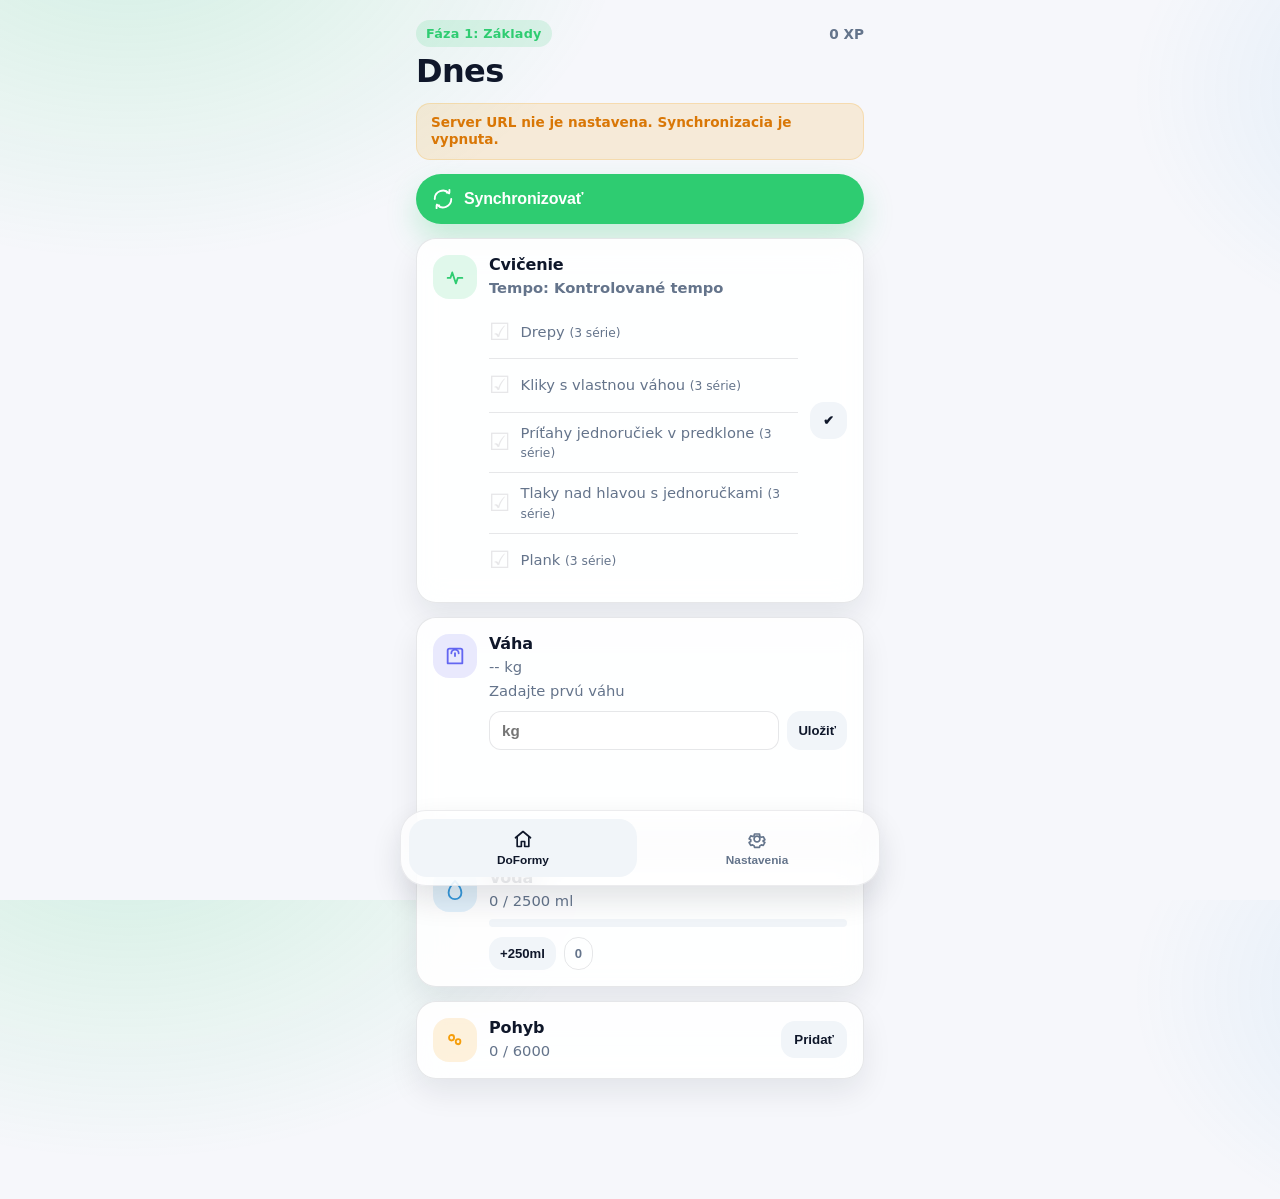
<file: mobile/index.html>
<!DOCTYPE html>
<html lang="sk">
<head>
    <meta charset="UTF-8">
    <meta name="viewport" content="width=device-width, initial-scale=1.0, maximum-scale=1.0, user-scalable=no, viewport-fit=cover">
    <title>DoFormy - Vnímavý pohyb</title>
    <link rel="stylesheet" href="style.css">
    <link rel="manifest" href="manifest.json">
    <meta name="theme-color" content="#2ECC71">
    <meta name="apple-mobile-web-app-capable" content="yes">
    <meta name="apple-mobile-web-app-title" content="DoFormy">
    <meta name="apple-mobile-web-app-status-bar-style" content="black-translucent">
    <link rel="apple-touch-icon" sizes="180x180" href="../assets/apple-touch-icon.png">
    <link rel="icon" type="image/png" sizes="192x192" href="../assets/icon-192.png">
    <!-- chart.js is intentionally not loaded on mobile for faster cold start -->
</head>
<body>
    <svg xmlns="http://www.w3.org/2000/svg" style="position:absolute;width:0;height:0;overflow:hidden" aria-hidden="true" focusable="false">
        <symbol id="i-home" viewBox="0 0 24 24">
            <path d="M3 10.5 12 3l9 7.5" />
            <path d="M5 10v11h5v-6h4v6h5V10" />
        </symbol>
        <symbol id="i-settings" viewBox="0 0 24 24">
            <path d="M12 15.5a3.5 3.5 0 1 0 0-7 3.5 3.5 0 0 0 0 7z" />
            <path d="M19.4 15a8 8 0 0 0 .1-1l2-1.2-2-3.5-2.3.6a7.3 7.3 0 0 0-1.7-1L15 6h-6l-.5 2a7.3 7.3 0 0 0-1.7 1L4.5 8.3l-2 3.5 2 1.2a8 8 0 0 0 .1 1 8 8 0 0 0-.1 1l-2 1.2 2 3.5 2.3-.6a7.3 7.3 0 0 0 1.7 1L9 22h6l.5-2a7.3 7.3 0 0 0 1.7-1l2.3.6 2-3.5-2-1.2a8 8 0 0 0-.1-1z" />
        </symbol>
        <symbol id="i-sync" viewBox="0 0 24 24">
            <path d="M21 12a9 9 0 0 1-15.7 6.1" />
            <path d="M3 12a9 9 0 0 1 15.7-6.1" />
            <path d="M16 5h3V2" />
            <path d="M8 19H5v3" />
        </symbol>
        <symbol id="i-activity" viewBox="0 0 24 24">
            <path d="M4 13h3l2-6 4 12 2-6h5" />
        </symbol>
        <symbol id="i-scale" viewBox="0 0 24 24">
            <path d="M6 4h12a2 2 0 0 1 2 2v14H4V6a2 2 0 0 1 2-2z" />
            <path d="M8 9a4 4 0 0 1 8 0" />
            <path d="M12 9v3" />
        </symbol>
        <symbol id="i-droplet" viewBox="0 0 24 24">
            <path d="M12 2s7 7.4 7 13a7 7 0 0 1-14 0c0-5.6 7-13 7-13z" />
        </symbol>
        <symbol id="i-footsteps" viewBox="0 0 24 24">
            <path d="M8.5 6.5c1.4 0 2.5 1.2 2.5 2.8 0 1.9-1.2 3.2-2.8 3.2-1.6 0-2.7-1.3-2.7-3.1 0-1.7 1.2-2.9 3-2.9z" />
            <path d="M15.5 11c1.3 0 2.4 1.1 2.4 2.6 0 1.8-1.1 3-2.6 3-1.5 0-2.5-1.2-2.5-2.9 0-1.6 1.1-2.7 2.7-2.7z" />
        </symbol>
        <symbol id="i-leaf" viewBox="0 0 24 24">
            <path d="M20 4c-7 0-12 4-12 12 0 2.5 1 4.5 2.5 6C18 22 22 17 22 10c0-2.5-1-4.5-2-6z" />
            <path d="M9 15c3-1 6-4 7-7" />
        </symbol>
    </svg>

    <div id="do-app">
        <header>
            <div class="user-info">
                <span id="user-level" class="badge">Fáza 1</span>
                <span id="user-exp">0 XP</span>
            </div>
            <h1>Dnes</h1>
        </header>

        <div id="sync-status-bar" class="sync-status-bar" style="display: none;"></div>

        <button id="btn-sync" class="btn-sync" type="button">
            <span class="btn-sync-main">
                <svg class="icon" viewBox="0 0 24 24" aria-hidden="true">
                    <use href="#i-sync" xlink:href="#i-sync"></use>
                </svg>
                <span class="btn-sync-label">Synchronizovať</span>
            </span>
            <span class="btn-sync-spinner" aria-hidden="true"></span>
        </button>

        <main id="cards-container">
            <div id="card-workout" class="do-card">
                <div class="icon-badge badge-workout" aria-hidden="true">
                    <svg class="icon" viewBox="0 0 24 24">
                        <use href="#i-activity" xlink:href="#i-activity"></use>
                    </svg>
                </div>
                <div class="card-body">
                    <h3>Cvičenie</h3>
                    <p id="workout-desc">Dnes je deň oddychu.</p>
                </div>
                <button id="btn-workout" class="btn-do">Hotovo</button>
            </div>

            <div id="card-weight" class="do-card">
                <div class="icon-badge badge-weight" aria-hidden="true">
                    <svg class="icon" viewBox="0 0 24 24">
                        <use href="#i-scale" xlink:href="#i-scale"></use>
                    </svg>
                </div>
                <div class="card-body">
                    <h3>Váha</h3>
                    <p id="weight-val">-- kg</p>
                    <p id="weight-change" class="weight-change"></p>
                    <div class="weight-input-row">
                        <input type="number" id="weight-input" placeholder="kg" step="0.1" class="weight-input">
                        <button id="btn-weight-save" class="btn-do btn-small">Uložiť</button>
                    </div>
                    <div class="weight-chart-container">
                        <canvas id="weight-chart"></canvas>
                    </div>
                </div>
            </div>

            <div id="card-water" class="do-card">
                <div class="icon-badge badge-water" aria-hidden="true">
                    <svg class="icon" viewBox="0 0 24 24">
                        <use href="#i-droplet" xlink:href="#i-droplet"></use>
                    </svg>
                </div>
                <div class="card-body">
                    <h3>Voda</h3>
                    <p id="water-val">0 / 2500 ml</p>
                    <div class="water-progress">
                        <div id="water-fill" class="water-fill"></div>
                    </div>
                    <div class="water-buttons">
                        <button id="btn-water-add" class="btn-do btn-small">+250ml</button>
                        <button id="btn-water-reset" class="btn-do btn-small btn-outline">0</button>
                    </div>
                </div>
            </div>

            <div id="card-steps" class="do-card">
                <div class="icon-badge badge-steps" aria-hidden="true">
                    <svg class="icon" viewBox="0 0 24 24">
                        <use href="#i-footsteps" xlink:href="#i-footsteps"></use>
                    </svg>
                </div>
                <div class="card-body">
                    <h3>Pohyb</h3>
                    <div class="progress-info">
                        <span id="steps-val">0</span> / <span id="steps-goal">5000</span>
                    </div>
                </div>
                <button id="btn-steps" class="btn-do">Pridať</button>
            </div>

        </main>
    </div>

    <div id="view-settings" class="view-settings" style="display: none;">
        <h2>Nastavenia</h2>
        <!-- ... (zvyšok nastavení zostáva rovnaký) ... -->
        <div class="do-card">
            <div class="card-body">
                <h3>Vzhľad</h3>
                <div class="setting-row">
                    <div>
                        <p class="setting-title">Tmavý režim</p>
                        <p class="settings-desc">Prepne farby celej aplikácie</p>
                    </div>
                    <label class="switch" aria-label="Tmavý režim">
                        <input type="checkbox" id="theme-toggle">
                        <span class="switch-slider"></span>
                    </label>
                </div>
            </div>
        </div>

        <div class="do-card">
            <div class="card-body">
                <h3>Lokálne uloženie</h3>
                <p class="settings-desc">Záznamy sa ukladajú do localStorage v tomto iPhone ešte pred syncom na server.</p>
                <div class="storage-status-grid">
                    <div class="storage-status-row">
                        <span>Úložisko</span>
                        <strong id="storage-availability">-</strong>
                    </div>
                    <div class="storage-status-row">
                        <span>Posledný lokálny zápis</span>
                        <strong id="storage-last-save">-</strong>
                    </div>
                    <div class="storage-status-row">
                        <span>Posledný sync</span>
                        <strong id="storage-last-sync">-</strong>
                    </div>
                    <div class="storage-status-row">
                        <span>Čaká na sync</span>
                        <strong id="storage-pending">-</strong>
                    </div>
                </div>
                <p id="storage-detail" class="settings-desc"></p>
                <p id="storage-last-error" class="storage-error" style="display:none"></p>
            </div>
        </div>

        <div class="do-card">
            <div class="card-body">
                <h3>Server URL</h3>
                <p class="settings-desc">Zadajte IP adresu servera (napr. Tailscale)</p>
                <div class="api-input-row">
                    <input type="text" id="api-url-input" placeholder="http://100.x.x.x:8000/api" class="api-input">
                    <button id="btn-save-api" class="btn-do">Uložiť</button>
                </div>
                <p id="current-api-url" class="current-url"></p>
            </div>
        </div>

        <div class="do-card">
            <div class="card-body">
                <h3>Reset dát</h3>
                <p class="settings-desc">Vymaže všetky záznamy aj na serveri. Nedá sa vrátiť.</p>
                <button id="btn-reset-all" class="btn-do btn-danger" style="width:100%">Resetovať systém</button>
            </div>
        </div>

        <div class="do-card">
            <div class="card-body">
                <h3>O aplikácii</h3>
                <p class="settings-desc">DoFormy v2.0</p>
            </div>
        </div>
    </div>

    <nav class="do-nav">
        <button class="nav-btn active" data-view="home" type="button">
            <svg class="nav-icon" viewBox="0 0 24 24" aria-hidden="true">
                <use href="#i-home" xlink:href="#i-home"></use>
            </svg>
            <span>DoFormy</span>
        </button>
        <button class="nav-btn" data-view="settings" type="button">
            <svg class="nav-icon" viewBox="0 0 24 24" aria-hidden="true">
                <use href="#i-settings" xlink:href="#i-settings"></use>
            </svg>
            <span>Nastavenia</span>
        </button>
    </nav>

    <script type="module" src="app.js"></script>
</body>
</html>
</file>
<file: mobile/style.css>
:root {
    color-scheme: light;

    --primary: #2ecc71;
    --primary-700: #28b463;
    --primary-shadow: rgba(46, 204, 113, 0.26);

    --accent-water: #3498db;

    --bg: #f6f7fb;
    --surface: rgba(255, 255, 255, 0.9);
    --surface-solid: #ffffff;
    --surface-2: #f1f5f9;

    --text: #0f172a;
    --muted: #64748b;
    --border: rgba(15, 23, 42, 0.1);
    --shadow: 0 14px 30px rgba(15, 23, 42, 0.08);

    --badge-bg: rgba(46, 204, 113, 0.14);

    --nav-bg: rgba(255, 255, 255, 0.75);
    --nav-border: rgba(15, 23, 42, 0.08);
    --nav-shadow: 0 14px 30px rgba(15, 23, 42, 0.12);

    --radius-card: 20px;
    --radius-btn: 14px;
    --radius-pill: 999px;

    --container: 480px;
}

:root[data-theme="dark"] {
    color-scheme: dark;

    --primary: #34d399;
    --primary-700: #10b981;
    --primary-shadow: rgba(52, 211, 153, 0.28);

    --accent-water: #60a5fa;

    --bg: #0b1220;
    --surface: rgba(17, 24, 39, 0.72);
    --surface-solid: #111827;
    --surface-2: rgba(255, 255, 255, 0.06);

    --text: #e5e7eb;
    --muted: #9ca3af;
    --border: rgba(255, 255, 255, 0.1);
    --shadow: 0 18px 40px rgba(0, 0, 0, 0.45);

    --badge-bg: rgba(52, 211, 153, 0.16);

    --nav-bg: rgba(17, 24, 39, 0.72);
    --nav-border: rgba(255, 255, 255, 0.08);
    --nav-shadow: 0 18px 40px rgba(0, 0, 0, 0.5);
}

* {
    box-sizing: border-box;
    margin: 0;
    padding: 0;
}

html,
body {
    height: 100%;
}

body {
    font-family: Inter, ui-sans-serif, system-ui, -apple-system, "Segoe UI", Roboto, Arial, sans-serif;
    color: var(--text);
    background:
        radial-gradient(1000px 700px at 10% -10%, rgba(46, 204, 113, 0.18), transparent 50%),
        radial-gradient(900px 600px at 120% 10%, rgba(52, 152, 219, 0.14), transparent 45%),
        var(--bg);
    -webkit-font-smoothing: antialiased;
    -moz-osx-font-smoothing: grayscale;
}

:root[data-theme="dark"] body {
    background:
        radial-gradient(1200px 800px at 10% -10%, rgba(52, 211, 153, 0.18), transparent 52%),
        radial-gradient(900px 600px at 120% 10%, rgba(96, 165, 250, 0.14), transparent 45%),
        var(--bg);
}

#do-app {
    width: 100%;
    max-width: var(--container);
    margin: 0 auto;
    padding: calc(20px + env(safe-area-inset-top)) 16px calc(120px + env(safe-area-inset-bottom));
    display: flex;
    flex-direction: column;
    gap: 14px;
}

header {
    display: flex;
    flex-direction: column;
    gap: 8px;
}

.user-info {
    display: flex;
    justify-content: space-between;
    align-items: center;
    gap: 10px;
}

.badge {
    background: var(--badge-bg);
    color: var(--primary);
    padding: 6px 10px;
    border-radius: 999px;
    font-size: 0.8rem;
    font-weight: 800;
    letter-spacing: 0.2px;
}

#user-exp {
    font-size: 0.85rem;
    font-weight: 700;
    color: var(--muted);
}

h1 {
    font-size: 2rem;
    line-height: 1.05;
    font-weight: 900;
    letter-spacing: -0.02em;
}

.icon,
.nav-icon {
    width: 22px;
    height: 22px;
    stroke: currentColor;
    fill: none;
    stroke-width: 2;
    stroke-linecap: round;
    stroke-linejoin: round;
}

.nav-icon {
    width: 20px;
    height: 20px;
}

.btn-sync {
    width: 100%;
    display: flex;
    align-items: center;
    justify-content: space-between;
    gap: 12px;
    padding: 14px 16px;
    border: none;
    border-radius: var(--radius-pill);
    background: var(--primary);
    color: #ffffff;
    font-size: 1rem;
    font-weight: 900;
    cursor: pointer;
    box-shadow: 0 14px 30px var(--primary-shadow);
    transition: transform 0.15s ease, box-shadow 0.2s ease, background 0.2s ease;
}

.btn-sync-main {
    display: flex;
    align-items: center;
    gap: 10px;
}

.btn-sync-label {
    letter-spacing: -0.01em;
}

.btn-sync-spinner {
    width: 18px;
    height: 18px;
    border: 2px solid rgba(255, 255, 255, 0.35);
    border-top-color: rgba(255, 255, 255, 0.95);
    border-radius: 50%;
    opacity: 0;
}

.btn-sync:active {
    transform: translateY(1px);
}

.btn-sync:disabled {
    opacity: 0.75;
    cursor: not-allowed;
    transform: none;
}

.btn-sync.syncing {
    background: #f59e0b;
    box-shadow: 0 14px 30px rgba(245, 158, 11, 0.26);
}

.btn-sync.syncing .btn-sync-spinner {
    opacity: 1;
    animation: do-spin 0.8s linear infinite;
}

.btn-sync.sync-success {
    background: #22c55e;
    box-shadow: 0 14px 30px rgba(34, 197, 94, 0.25);
}

.btn-sync.sync-error {
    background: #ef4444;
    box-shadow: 0 14px 30px rgba(239, 68, 68, 0.22);
}

@keyframes do-spin {
    to {
        transform: rotate(360deg);
    }
}

.sync-status-bar {
    padding: 10px 14px;
    border-radius: 14px;
    font-size: 0.85rem;
    font-weight: 700;
    line-height: 1.3;
    animation: do-fade-in 0.3s ease;
}

.sync-status-bar.warning {
    background: rgba(245, 158, 11, 0.14);
    color: #d97706;
    border: 1px solid rgba(245, 158, 11, 0.2);
}

.sync-status-bar.error {
    background: rgba(239, 68, 68, 0.14);
    color: #dc2626;
    border: 1px solid rgba(239, 68, 68, 0.2);
}

@keyframes do-fade-in {
    from { opacity: 0; transform: translateY(-5px); }
    to { opacity: 1; transform: translateY(0); }
}

#cards-container {
    display: flex;
    flex-direction: column;
    gap: 14px;
}

.do-card {
    background: var(--surface);
    border: 1px solid var(--border);
    border-radius: var(--radius-card);
    padding: 16px;
    display: flex;
    align-items: flex-start;
    gap: 12px;
    box-shadow: var(--shadow);
    -webkit-backdrop-filter: blur(14px);
    backdrop-filter: blur(14px);
}

.do-card.completed {
    border-color: rgba(46, 204, 113, 0.35);
}

:root[data-theme="dark"] .do-card.completed {
    border-color: rgba(52, 211, 153, 0.35);
}

.icon-badge {
    width: 44px;
    height: 44px;
    border-radius: 16px;
    display: flex;
    align-items: center;
    justify-content: center;
    background: var(--surface-2);
    color: var(--text);
    flex: 0 0 auto;
}

.badge-workout {
    background: rgba(46, 204, 113, 0.14);
    color: var(--primary);
}

.badge-weight {
    background: rgba(99, 102, 241, 0.14);
    color: #6366f1;
}

.badge-water {
    background: rgba(52, 152, 219, 0.14);
    color: var(--accent-water);
}

.badge-steps {
    background: rgba(245, 158, 11, 0.14);
    color: #f59e0b;
}

.badge-habit {
    background: rgba(16, 185, 129, 0.14);
    color: #10b981;
}

.card-body {
    flex: 1;
    min-width: 0;
}

.card-body h3 {
    font-size: 1rem;
    font-weight: 900;
    margin-bottom: 4px;
    letter-spacing: -0.01em;
}

.card-body p,
.progress-info {
    font-size: 0.92rem;
    color: var(--muted);
    line-height: 1.35;
}

.btn-do {
    background: var(--surface-2);
    border: 1px solid transparent;
    padding: 10px 12px;
    border-radius: var(--radius-btn);
    font-weight: 900;
    color: var(--text);
    cursor: pointer;
    transition: transform 0.15s ease, background 0.15s ease, opacity 0.15s ease;
    white-space: nowrap;
}

.do-card > .btn-do {
    align-self: center;
}

.btn-do:active {
    transform: translateY(1px);
}

.btn-do:disabled {
    opacity: 0.6;
    cursor: not-allowed;
    transform: none;
}

.do-card.completed .btn-do {
    background: var(--primary);
    color: white;
}

.btn-small {
    padding: 8px 10px;
    font-size: 0.82rem;
}

.btn-outline {
    background: transparent;
    border: 1px solid var(--border);
    color: var(--muted);
}

.btn-outline:active {
    background: var(--surface-2);
}

.do-nav {
    position: fixed;
    left: 50%;
    transform: translateX(-50%);
    bottom: calc(14px + env(safe-area-inset-bottom));
    width: min(var(--container), calc(100% - 24px));
    padding: 8px;
    display: flex;
    gap: 6px;
    border-radius: 26px;
    background: var(--nav-bg);
    border: 1px solid var(--nav-border);
    box-shadow: var(--nav-shadow);
    -webkit-backdrop-filter: blur(16px);
    backdrop-filter: blur(16px);
}

.nav-btn {
    flex: 1;
    border: none;
    background: transparent;
    padding: 10px 6px;
    border-radius: 18px;
    display: flex;
    flex-direction: column;
    align-items: center;
    justify-content: center;
    gap: 4px;
    font-weight: 900;
    font-size: 0.74rem;
    color: var(--muted);
    cursor: pointer;
    transition: transform 0.15s ease, background 0.15s ease, color 0.15s ease;
}

.nav-btn:active {
    transform: scale(0.99);
}

.nav-btn.active {
    background: var(--surface-2);
    color: var(--text);
}

.ex-row {
    display: flex;
    justify-content: space-between;
    align-items: center;
    padding: 10px 0;
    border-bottom: 1px solid var(--border);
    gap: 10px;
}

.ex-row:last-child {
    border: none;
}

.ex-check-label {
    display: flex;
    align-items: center;
    cursor: pointer;
}

.ex-done-check {
    display: none;
}

.ex-check-icon {
    font-size: 1.5rem;
    color: var(--border);
    user-select: none;
}

.ex-done-check:checked + .ex-check-icon {
    color: var(--do-success);
}

.ex-name {
    flex: 1;
}

.reps-input {
    width: 72px;
    padding: 8px 10px;
    border: 1px solid var(--border);
    background: var(--surface-solid);
    border-radius: 12px;
    text-align: center;
    font-weight: 900;
    color: var(--text);
    outline: none;
}

.reps-input:focus {
    border-color: rgba(46, 204, 113, 0.6);
}

:root[data-theme="dark"] .reps-input:focus {
    border-color: rgba(52, 211, 153, 0.6);
}

.water-progress {
    height: 8px;
    background: var(--surface-2);
    border-radius: 999px;
    margin-top: 8px;
    overflow: hidden;
}

.water-fill {
    height: 100%;
    background: var(--accent-water);
    border-radius: 999px;
    transition: width 0.3s ease;
}

.water-buttons {
    display: flex;
    gap: 8px;
    margin-top: 10px;
}

.weight-chart-container {
    height: 60px;
    margin-top: 10px;
}

.weight-change {
    font-size: 0.78rem;
    color: var(--muted);
    margin-top: 4px;
}

#weight-chart {
    max-height: 60px;
}

.weight-input-row {
    display: flex;
    gap: 8px;
    margin-top: 10px;
    flex-wrap: wrap;
    align-items: stretch;
}

.weight-input,
.api-input {
    flex: 1;
    min-width: 0;
    padding: 10px 12px;
    border: 1px solid var(--border);
    background: var(--surface-solid);
    border-radius: 12px;
    font-size: 0.95rem;
    font-weight: 800;
    color: var(--text);
    outline: none;
}

.weight-input-row .btn-do {
    flex: 0 0 auto;
    max-width: 100%;
}

.weight-input:focus,
.api-input:focus {
    border-color: rgba(46, 204, 113, 0.6);
}

:root[data-theme="dark"] .weight-input,
:root[data-theme="dark"] .api-input {
    background: rgba(255, 255, 255, 0.04);
}

.view-settings {
    width: 100%;
    max-width: var(--container);
    margin: 0 auto;
    padding: calc(20px + env(safe-area-inset-top)) 16px calc(24px + env(safe-area-inset-bottom));
}

.view-settings h2 {
    font-size: 1.6rem;
    font-weight: 900;
    margin-bottom: 14px;
    letter-spacing: -0.01em;
}

.settings-desc {
    font-size: 0.85rem;
    color: var(--muted);
    margin-bottom: 8px;
}

.setting-row {
    display: flex;
    justify-content: space-between;
    align-items: center;
    gap: 12px;
    margin-top: 10px;
}

.setting-row .settings-desc {
    margin-bottom: 0;
}

.setting-title {
    font-weight: 900;
    font-size: 0.95rem;
    color: var(--text);
}

.storage-status-grid {
    display: flex;
    flex-direction: column;
    gap: 10px;
    margin-top: 10px;
}

.storage-status-row {
    display: flex;
    justify-content: space-between;
    gap: 12px;
    font-size: 0.9rem;
    color: var(--muted);
}

.storage-status-row strong {
    color: var(--text);
    text-align: right;
}

.storage-error {
    margin-top: 8px;
    color: #dc2626;
    font-size: 0.82rem;
    font-weight: 700;
}

.api-input-row {
    display: flex;
    gap: 8px;
    align-items: center;
}

.current-url {
    font-size: 0.8rem;
    color: var(--muted);
    margin-top: 8px;
}

.sync-buttons {
    display: flex;
    gap: 8px;
}

.sync-buttons .btn-do {
    flex: 1;
}

.switch {
    position: relative;
    width: 48px;
    height: 28px;
    flex: 0 0 auto;
}

.switch input {
    opacity: 0;
    width: 0;
    height: 0;
}

.switch-slider {
    position: absolute;
    inset: 0;
    background: var(--surface-2);
    border: 1px solid var(--border);
    border-radius: 999px;
    cursor: pointer;
    transition: background 0.2s ease, border 0.2s ease;
}

.switch-slider:before {
    content: "";
    position: absolute;
    height: 22px;
    width: 22px;
    left: 3px;
    top: 50%;
    transform: translateY(-50%);
    background: var(--surface-solid);
    border-radius: 999px;
    box-shadow: 0 8px 16px rgba(15, 23, 42, 0.12);
    transition: transform 0.2s ease, background 0.2s ease;
}

.switch input:checked + .switch-slider {
    background: var(--primary);
    border-color: transparent;
}

.switch input:checked + .switch-slider:before {
    transform: translate(20px, -50%);
    background: #ffffff;
}

.btn-danger {
    background: rgba(239, 68, 68, 0.1) !important;
    color: #ef4444 !important;
    border: 1px solid rgba(239, 68, 68, 0.2) !important;
}

.btn-danger:active {
    background: rgba(239, 68, 68, 0.2) !important;
}
</file>
